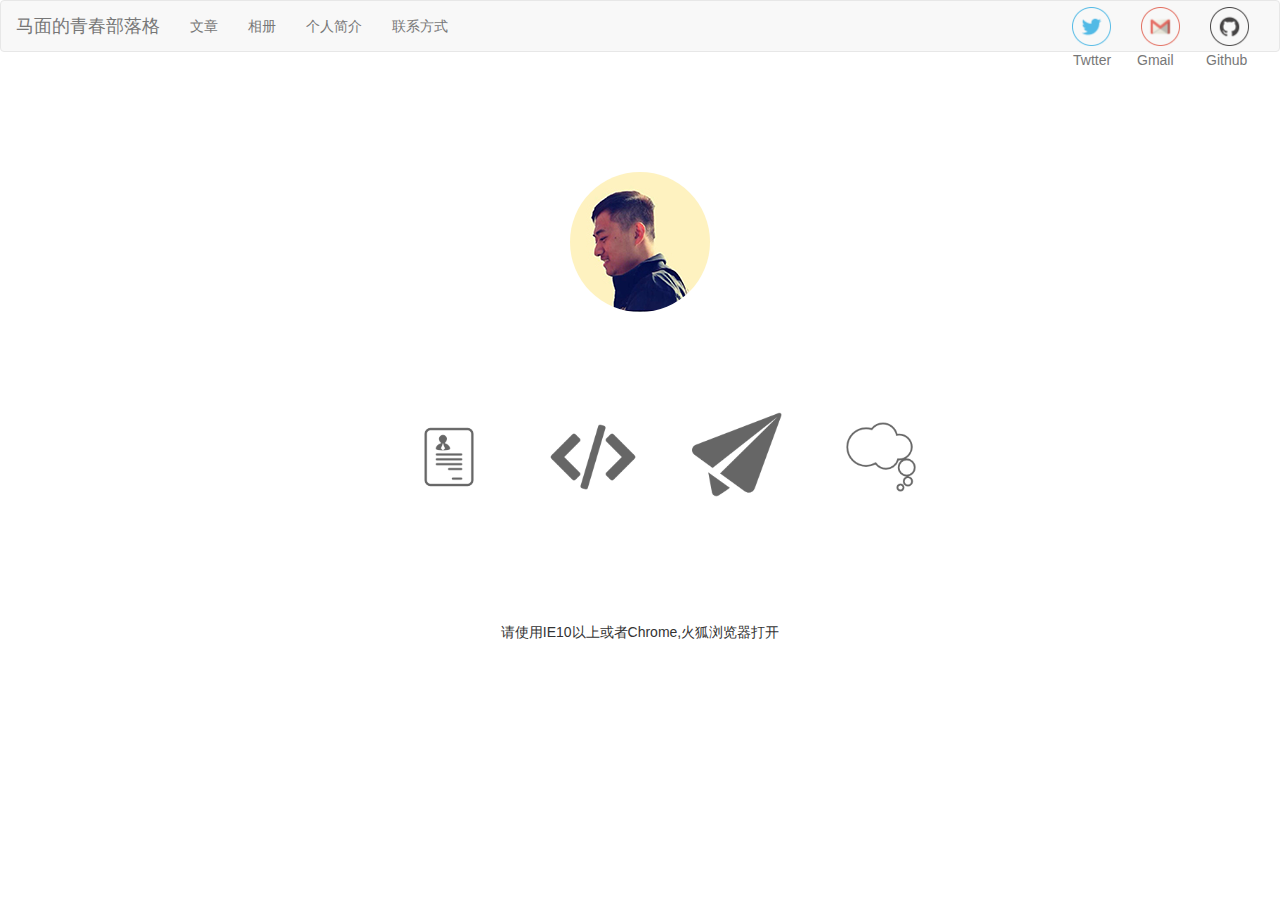
<file: index.html>
<!DOCTYPE html>
<html lang="en">
<head>
    <meta charset="UTF-8">
    <title>马面的青春部落格</title>
    <meta name="viewport" content="width=device-width, initial-scale=1">
    <!--为了确保适当的绘制和触屏缩放，需要在 <head> 之中添加 viewport 元数据标签。-->
    <link href="CSS/bootstrap.min.css" rel="stylesheet" type="text/css" media="all">   <!--插入bootstarp-->
    <link href="CSS/main.css" rel="stylesheet" type="text/css" media="all">
    <script type="text/javascript" src="JavaScript/jquery-1.11.3.min.js"></script>
    <script type="text/javascript" src="JavaScript/bootstrap.min.js"></script><!--引入js文件-->
    <script type="text/javascript" src="JavaScript/main.js"></script>


</head>
<body>


<nav class="navbar navbar-default">
    <div class="container-fluid">
        <!-- Brand and toggle get grouped for better mobile display -->
        <div class="navbar-header">
            <button type="button" class="navbar-toggle collapsed" data-toggle="collapse"
                    data-target="#bs-example-navbar-collapse-1" aria-expanded="false">
                <span class="sr-only"></span>
                <span class="icon-bar"></span>
                <span class="icon-bar"></span>
                <span class="icon-bar"></span>
            </button>
            <a class="navbar-brand" href="index.html">马面的青春部落格</a>
        </div>

        <div class="collapse navbar-collapse" id="bs-example-navbar-collapse-1">

            <ul class="nav navbar-nav">
                <li><a href="Blog.html">文章</a></li>
                <li><a href="Photo.html">相册</a></li>
                <li><a href="Person.html">个人简介</a></li>
                <li><a href="Contact.html">联系方式</a></li>

            </ul>
            <ul class="nav navbar-nav navbar-right">

                <li><a class="navbar-brand" href="https://www.twtter.com/markmamian"> <img class="navimg logotwitter"
                                                                                           src="image/twitter.png"
                                                                                           ><span>Twtter</span></a>
                </li>
                <li><a class="navbar-brand" href="mailto:mamian521@gmail.com"> <img class="navimg logogmail" src="image/gmail.png"
                                                                                    ><span>Gmail</span></a>
                </li>
                <li><a class="navbar-brand" href="https://github.com/markmamian"> <img class="navimg logogithub"
                                                                                       src="image/Github.png"
                                                                                      ><span class="logogithubspan">Github</span></a>
                </li>

            </ul>

        </div>
        <!-- Collect the nav links, forms, and other content for toggling -->
        <!-- <div class="collapse navbar-collapse" id="bs-example-navbar-collapse-1">
             <ul class="nav navbar-nav">
                 <li class="dropdown">
                 <a href="#" class="dropdown-toggle" data-toggle="dropdown" role="button" aria-haspopup="true" aria-expanded="false">首页 <span class="caret"></span></a>
                 <ul class="dropdown-menu">
                     <li><a href="#">Action</a></li>
                     <li><a href="#">Another action</a></li>
                     <li><a href="#">Something else here</a></li>
                     <li role="separator" class="divider"></li>
                     <li><a href="#">Separated link</a></li>
                     <li role="separator" class="divider"></li>
                     <li><a href="#">One more separated link</a></li>
                 </ul>
             </li>
                 <li class="dropdown">
                     <a href="#" class="dropdown-toggle" data-toggle="dropdown" role="button" aria-haspopup="true" aria-expanded="false">技术 <span class="caret"></span></a>
                     <ul class="dropdown-menu">
                         <li><a href="#">Action</a></li>
                         <li><a href="#">Another action</a></li>
                         <li><a href="#">Something else here</a></li>
                         <li role="separator" class="divider"></li>
                         <li><a href="#">Separated link</a></li>
                         <li role="separator" class="divider"></li>
                         <li><a href="#">One more separated link</a></li>
                     </ul>
                 </li>

             </ul>
             <form class="navbar-form navbar-right" role="search">
                 <div class="form-group">
                     <input type="text" class="form-control" placeholder="搜索">
                 </div>
             </form>

         </div> --> <!-- /.navbar-collapse -->
        <!-- /.container-fluid -->
    </div>
</nav>

<div class="container-fluid">
    <div class="indexlogo container-fluid">
        <img class="img-circle" src="image/IMG_5960.jpg">
    </div>

    <div class="indexcontent container-fluid">
        <a href="#"><img src="image/professional5.png"><span></span></a>
        <a href="#"><img src="image/programming2.png"><span></span></a>
        <a href="#"><img src="image/send4.png"><span></span></a>
        <a href="#"><img src="image/thought5.png"><span></span></a>
    </div>

    <div><p style="text-align: center;margin-top: 120px "> 请使用IE10以上或者Chrome,火狐浏览器打开 </p></div>

</div>
</body>

</html>
</file>
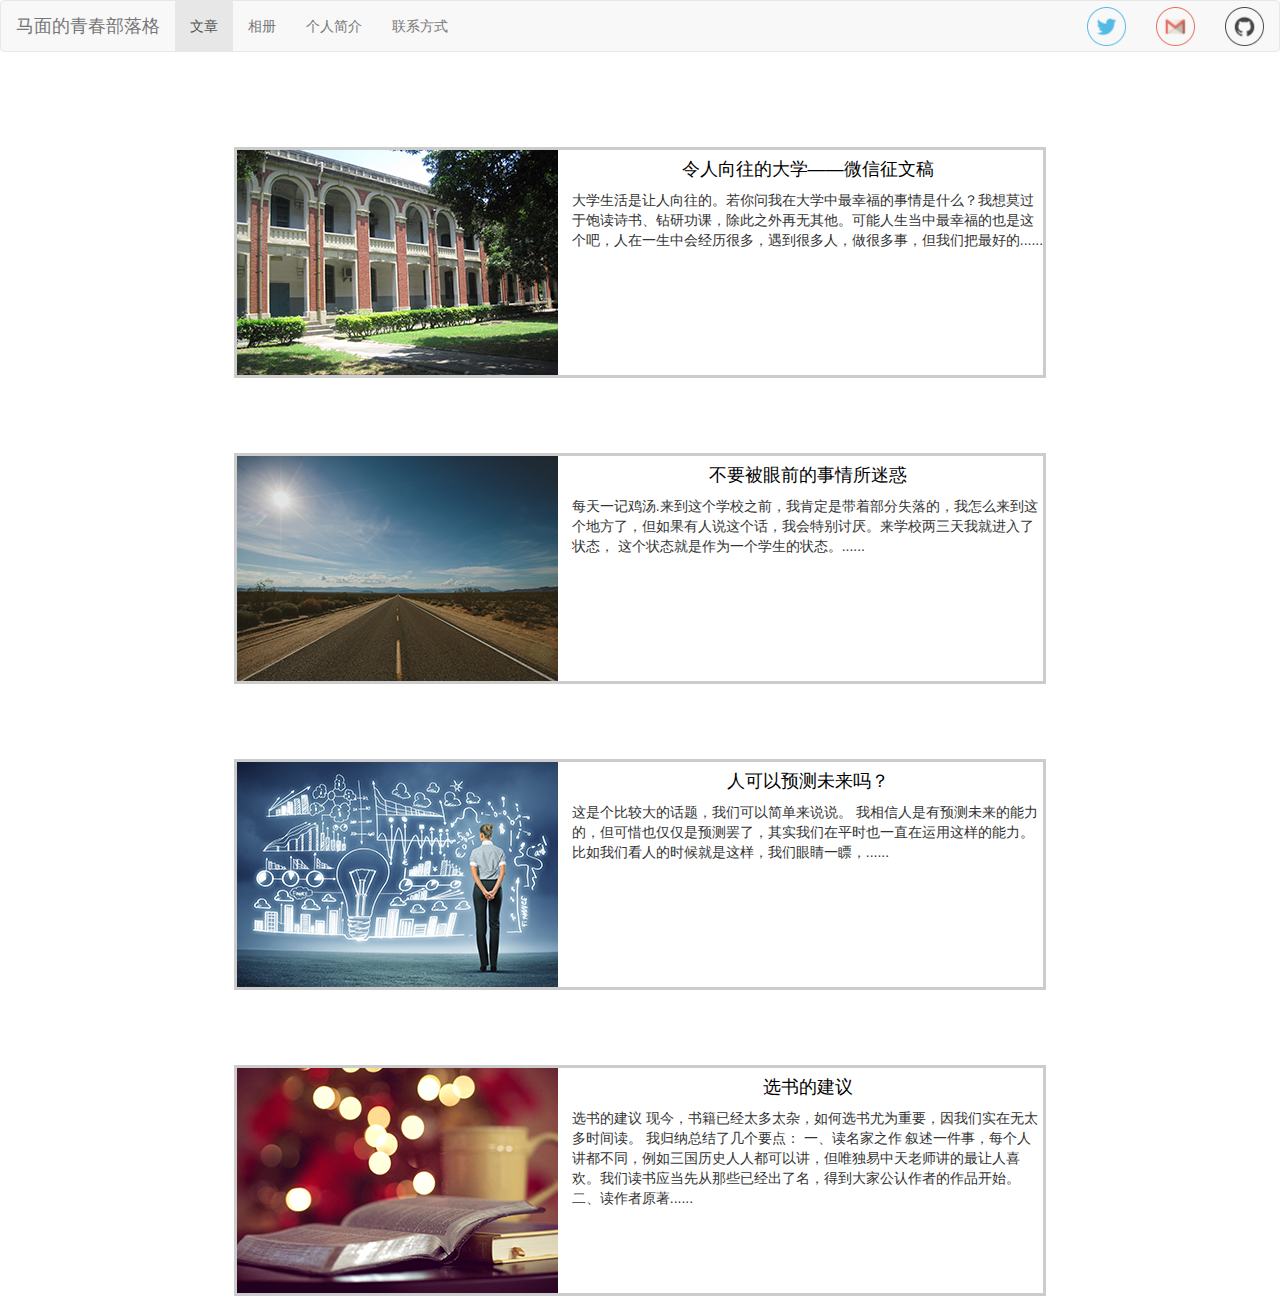
<file: Blog.html>
<!DOCTYPE html>
<html lang="en">
<head>
    <meta charset="UTF-8">
    <title>Title</title>
    <meta name="viewport" content="width=device-width, initial-scale=1">
    <!--为了确保适当的绘制和触屏缩放，需要在 <head> 之中添加 viewport 元数据标签。-->
    <link href="CSS/bootstrap.min.css" rel="stylesheet" type="text/css" media="all">   <!--插入bootstarp-->
    <link href="CSS/main.css" rel="stylesheet" type="text/css" media="all">
    <script type="text/javascript" src="JavaScript/jquery-1.11.3.min.js"></script>
    <script type="text/javascript" src="JavaScript/bootstrap.min.js"></script><!--引入js文件-->
    <script type="text/javascript" src="JavaScript/main.js"></script>
    <script type="text/javascript" src="http://api.map.baidu.com/api?v=2.0&ak=YIorp7W7PVRizXeWr9LLUNLv"></script>
</head>
<body>
<nav class="navbar navbar-default ">
    <!-- Brand and toggle get grouped for better mobile display -->
    <div class="navbar-header">
        <button type="button" class="navbar-toggle collapsed" data-toggle="collapse"
                data-target="#bs-example-navbar-collapse-1" aria-expanded="false">
            <span class="sr-only"></span>
            <span class="icon-bar"></span>
            <span class="icon-bar"></span>
            <span class="icon-bar"></span>
        </button>
        <a class="navbar-brand" href="index.html">马面的青春部落格</a>
    </div>
    <div class="collapse navbar-collapse" id="bs-example-navbar-collapse-1">
        <ul class="nav navbar-nav">
            <li class="active"><a href="Blog.html">文章<span class="sr-only">(current)</span></a></li>
            <li><a href="Photo.html">相册</a></li>
            <li><a href="Person.html">个人简介</a></li>
            <li><a href="Contact.html">联系方式</a></li>
        </ul>
        <ul class="nav navbar-nav navbar-right ">

            <li><a class="navbar-brand" href="https://www.twtter.com/markmamian"> <img class="navimg logotwitter" src="image/twitter.png" style="max-width:100px; margin-top: -9px;"></a></li>
            <li><a class="navbar-brand" href="mailto:mamian521@gmail.com"> <img class="navimg" src="image/gmail.png" style="max-width:100px; margin-top: -9px;"></a></li>
            <li><a class="navbar-brand" href="https://github.com/markmamian"> <img class="navimg" src="image/Github.png" style="max-width:100px; margin-top: -9px;"></a></li>

        </ul>
    </div>
</nav>
<div class="container-fluid">

    <div class="blogdivcss">
        <div class="blogimgleft">      <!-- 321px 225px  -->
            <a href="#">
            <img class="img-responsive" src="image/成功大學禮賢樓南面xiao.jpg" alt=""></a></div>
        <div class="blogdescright">
         <a href="#" > <h4>令人向往的大学——微信征文稿</h4></a>
            <p>
                大学生活是让人向往的。若你问我在大学中最幸福的事情是什么？我想莫过于饱读诗书、钻研功课，除此之外再无其他。可能人生当中最幸福的也是这个吧，人在一生中会经历很多，遇到很多人，做很多事，但我们把最好的......</p>
        </div>
    </div>

    <div class="blogdivcss">
        <div class="blogimgleft">
            <a href="#"><img class="img-responsive" src="image/L2XY1E8DEVblog.jpg" alt=""></a></div>
        <div class="blogdescright">
        <a href="#">
        <h4>不要被眼前的事情所迷惑</h4></a>

        <p>每天一记鸡汤.来到这个学校之前，我肯定是带着部分失落的，我怎么来到这个地方了，但如果有人说这个话，我会特别讨厌。来学校两三天我就进入了状态， 这个状态就是作为一个学生的状态。......</p>
    </div>
    </div>

    <div class="blogdivcss">
        <div class="blogimgleft">
            <a href="#"><img class="img-responsive" src="image/Futureproof%20your%20careerxiao.jpg" alt=""></a></div>
        <div class="blogdescright">

            <a href="#"><h4>人可以预测未来吗？</h4></a>

        <p>这是个比较大的话题，我们可以简单来说说。
            我相信人是有预测未来的能力的，但可惜也仅仅是预测罢了，其实我们在平时也一直在运用这样的能力。
            比如我们看人的时候就是这样，我们眼睛一瞟，......</p>
    </div></div>

    <div class="blogdivcss">
        <div class="blogimgleft">
            <a href="#"><img class="img-responsive" src="image/O3PF3XGHHFxiao.jpg" alt=""></a></div>
        <div class="blogdescright">

            <a href="#"><h4>选书的建议</h4></a>

        <p>选书的建议
            现今，书籍已经太多太杂，如何选书尤为重要，因我们实在无太多时间读。

            我归纳总结了几个要点：

            一、读名家之作
            叙述一件事，每个人讲都不同，例如三国历史人人都可以讲，但唯独易中天老师讲的最让人喜欢。我们读书应当先从那些已经出了名，得到大家公认作者的作品开始。

            二、读作者原著......</p>
    </div>
    </div>

</div>
</body>
</html>
</file>
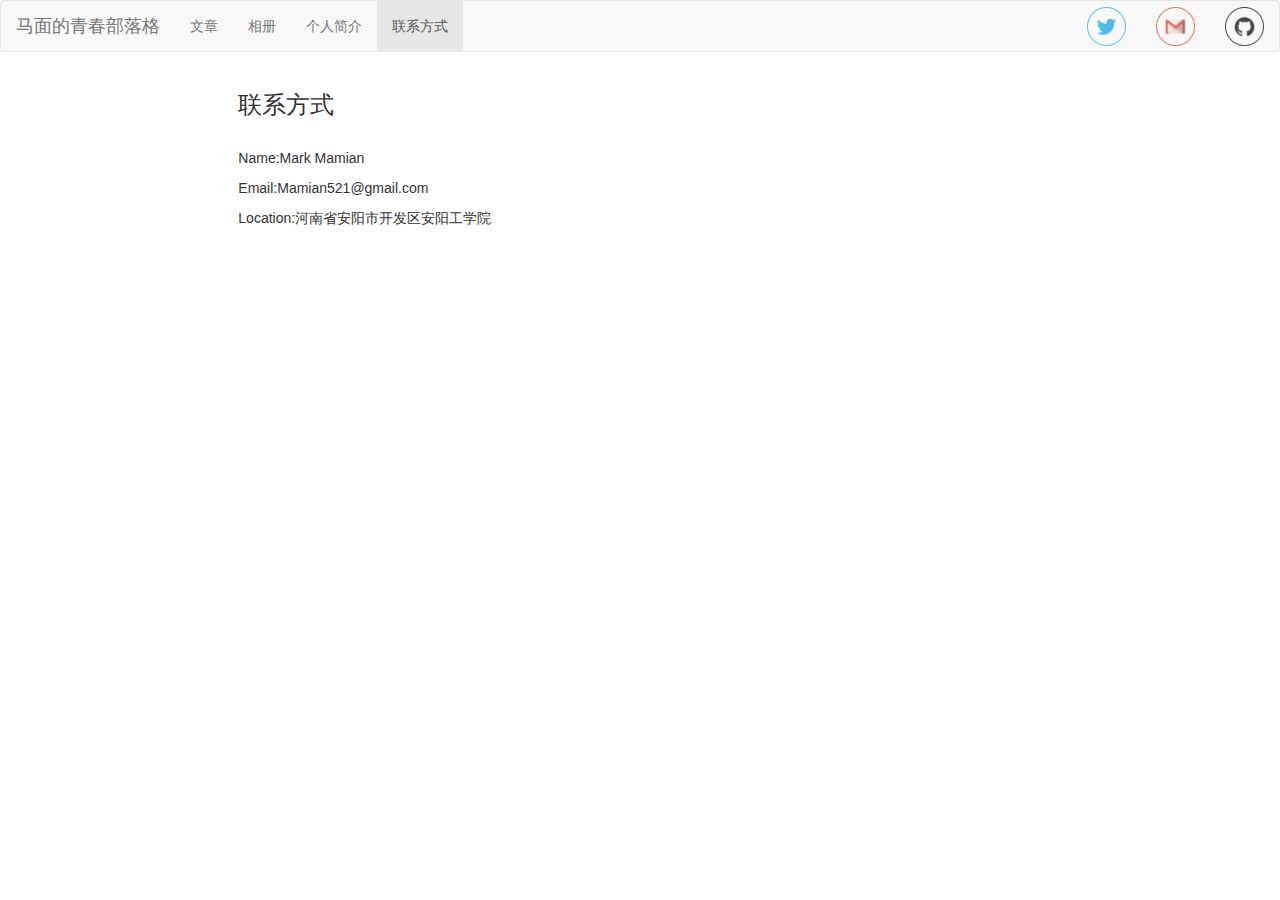
<file: Contact.html>
<!DOCTYPE html>
<html lang="en">
<head>
    <meta charset="UTF-8">
    <title>Title</title>
    <meta name="viewport" content="width=device-width, initial-scale=1">
    <!--为了确保适当的绘制和触屏缩放，需要在 <head> 之中添加 viewport 元数据标签。-->
    <link href="CSS/bootstrap.min.css" rel="stylesheet" type="text/css" media="all">   <!--插入bootstarp-->
    <link href="CSS/main.css" rel="stylesheet" type="text/css" media="all">
    <script type="text/javascript" src="JavaScript/jquery-1.11.3.min.js"></script>
    <script type="text/javascript" src="JavaScript/bootstrap.min.js"></script><!--引入js文件-->
    <script type="text/javascript" src="JavaScript/main.js"></script>

</head>
<body>
<nav class="navbar navbar-default ">
    <!-- Brand and toggle get grouped for better mobile display -->
    <div class="navbar-header">
        <a class="navbar-brand" href="index.html">马面的青春部落格</a>
    </div>
    <div class="collapse navbar-collapse" id="bs-example-navbar-collapse-1">
        <ul class="nav navbar-nav">
            <li><a href="Blog.html">文章</a></li>
            <li><a href="Photo.html">相册</a></li>
            <li><a href="Person.html">个人简介</a></li>
            <li class="active"><a href="Contact.html">联系方式<span class="sr-only">(current)</span></a></li>

        </ul>
        <ul class="nav navbar-nav navbar-right ">

            <li><a class="navbar-brand" href="https://www.twtter.com/markmamian"> <img class="navimg logotwitter" src="image/twitter.png" style="max-width:100px; margin-top: -9px; "></a></li>
            <li><a class="navbar-brand" href="mailto:mamian521@gmail.com"> <img class="navimg" src="image/gmail.png" style="max-width:100px; margin-top: -9px;"></a></li>
            <li><a class="navbar-brand" href="https://github.com/markmamian"> <img class="navimg" src="image/Github.png" style="max-width:100px; margin-top: -9px;"></a></li>

        </ul>


    </div>

</nav>
<div class="container-fluid">
    <div class="col-md-2"></div>
    <div class="col-md-4">
        <div class="text-left">
            <h3>联系方式</h3>
            <br>
            <p>
                Name:Mark Mamian
            </p>
            <p>
                Email:Mamian521@gmail.com
            </p>
            <p>
                Location:河南省安阳市开发区安阳工学院
            </p>
        </div>
    </div>


    <div class="col-md-6">
    <div style="float: left">
    <iframe width="504" height="425" frameborder="0" scrolling="no" marginheight="0" marginwidth="0" src="http://j.map.baidu.com/uyXF7">

    </iframe></div>
    </div>

</div>
</body>
</html>
</file>
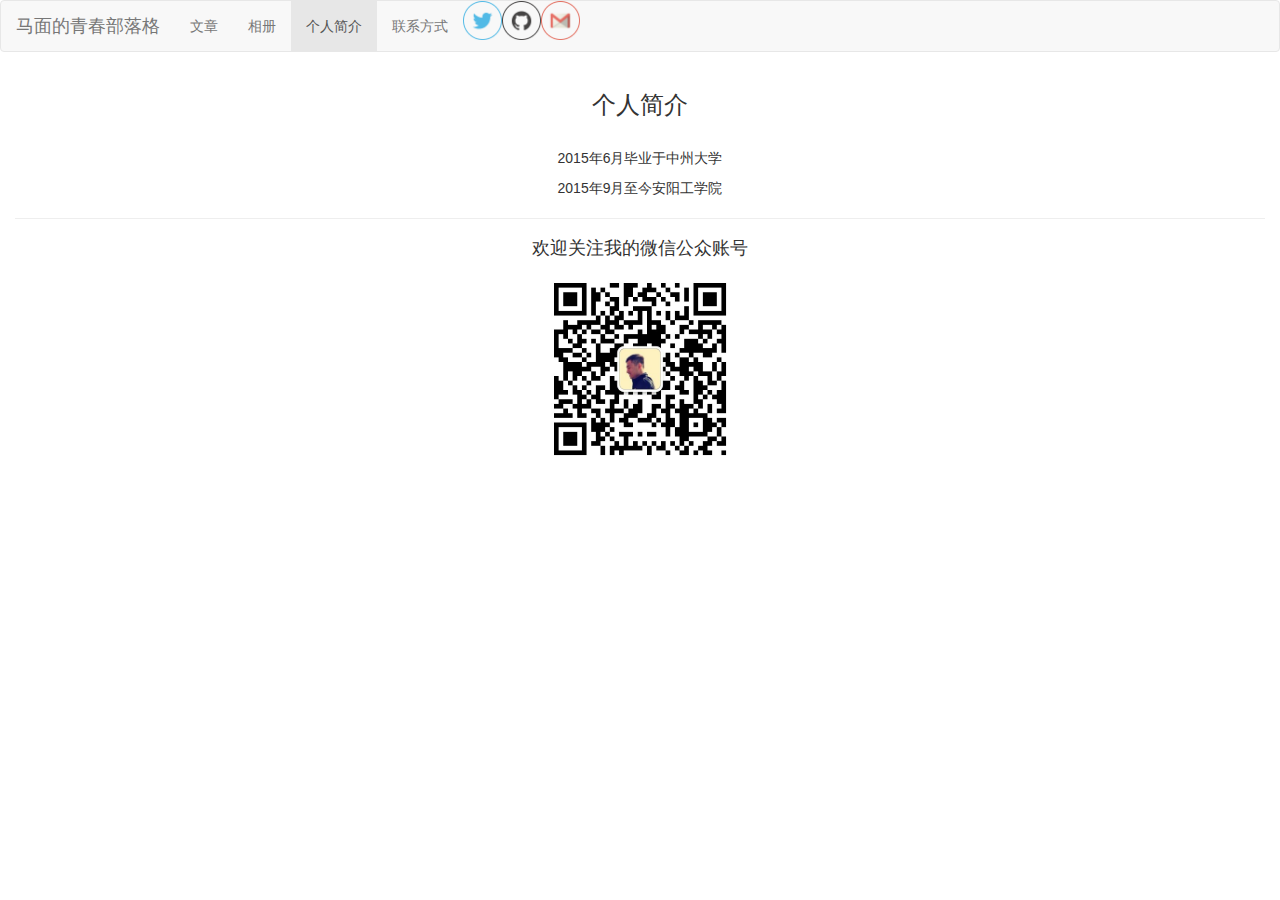
<file: Person.html>
<!DOCTYPE html>
<html lang="en">
<head>
    <meta charset="UTF-8">
    <title>Title</title>
    <meta name="viewport" content="width=device-width, initial-scale=1">
    <!--为了确保适当的绘制和触屏缩放，需要在 <head> 之中添加 viewport 元数据标签。-->
    <link href="CSS/bootstrap.min.css" rel="stylesheet" type="text/css" media="all">   <!--插入bootstarp-->
    <link href="CSS/main.css" rel="stylesheet" type="text/css" media="all">
    <script type="text/javascript" src="JavaScript/jquery-1.11.3.min.js"></script>
    <script type="text/javascript" src="JavaScript/bootstrap.min.js"></script><!--引入js文件-->
    <script type="text/javascript" src="JavaScript/main.js"></script>
</head>
<body>
<nav class="navbar navbar-default ">

    <!-- Brand and toggle get grouped for better mobile display -->
    <div class="navbar-header">
        <button type="button" class="navbar-toggle collapsed" data-toggle="collapse" data-target="#bs-example-navbar-collapse-1" aria-expanded="false">
            <span class="sr-only"></span>
            <span class="icon-bar"></span>
            <span class="icon-bar"></span>
            <span class="icon-bar"></span>

        </button>
        <a class="navbar-brand" href="index.html">马面的青春部落格</a>
    </div>
    <div class="collapse navbar-collapse" id="bs-example-navbar-collapse-1">
        <ul class="nav navbar-nav">
            <li><a href="Blog.html">文章</a></li>
            <li><a href="Photo.html">相册</a></li>
            <li class="active"><a href="Person.html">个人简介 <span class="sr-only">(current)</span></a></li>
            <li><a href="Contact.html">联系方式</a></li>
            <li><img class="navimg" src="image/twitter.png" ></li>
            <li><img class="navimg" src="image/Github.png" ></li>
            <li><img class="navimg" src="image/gmail.png" ></li>
        </ul>

    </div>

</nav>
<div class="container-fluid">
    <div class="text-center">
        <h3>个人简介</h3>
        <br>
        <p>
            2015年6月毕业于中州大学
        </p>
        <p>
            2015年9月至今安阳工学院
        </p>

        <hr>

        <div>
            <h4>欢迎关注我的微信公众账号</h4>
            <img src="image/weixin.jpg" class="img-rounded" style="width: 200px; height: 200px">
        </div>


    </div>

</div>
</body>

</html>
</file>
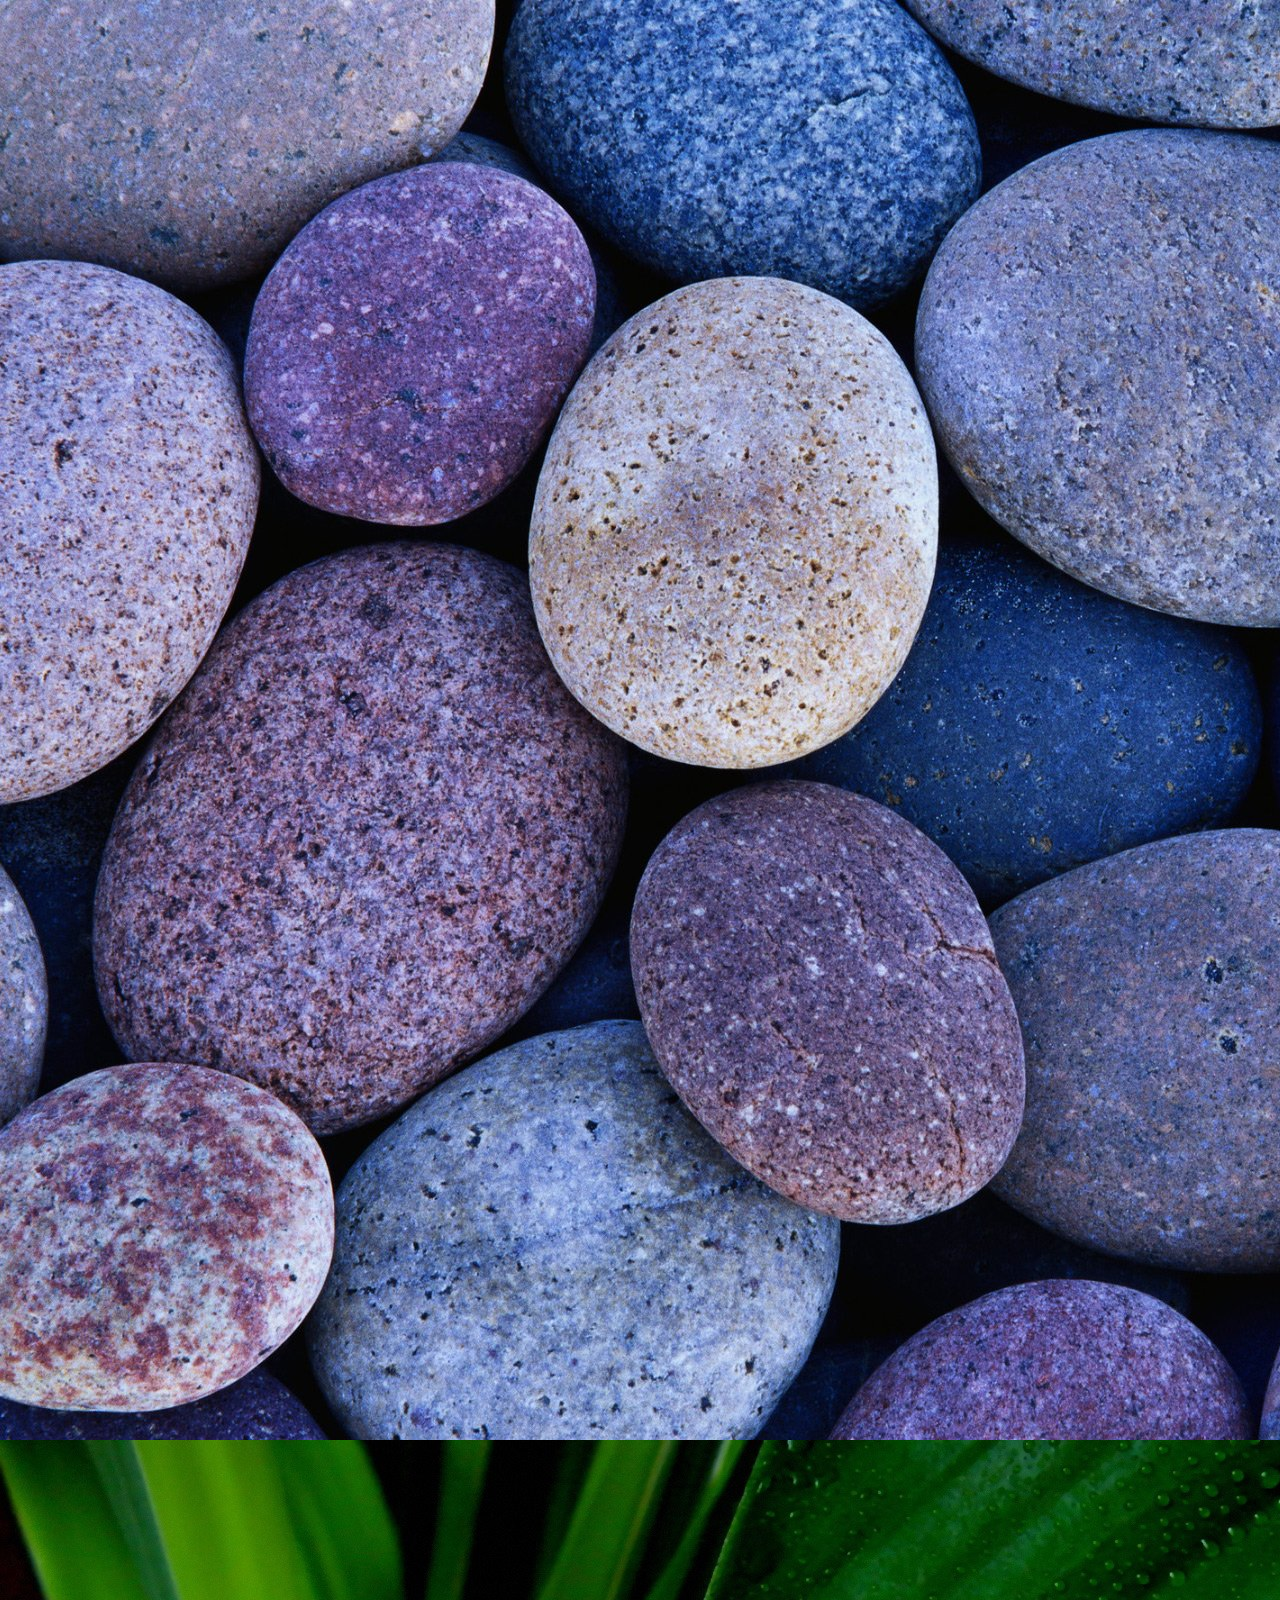
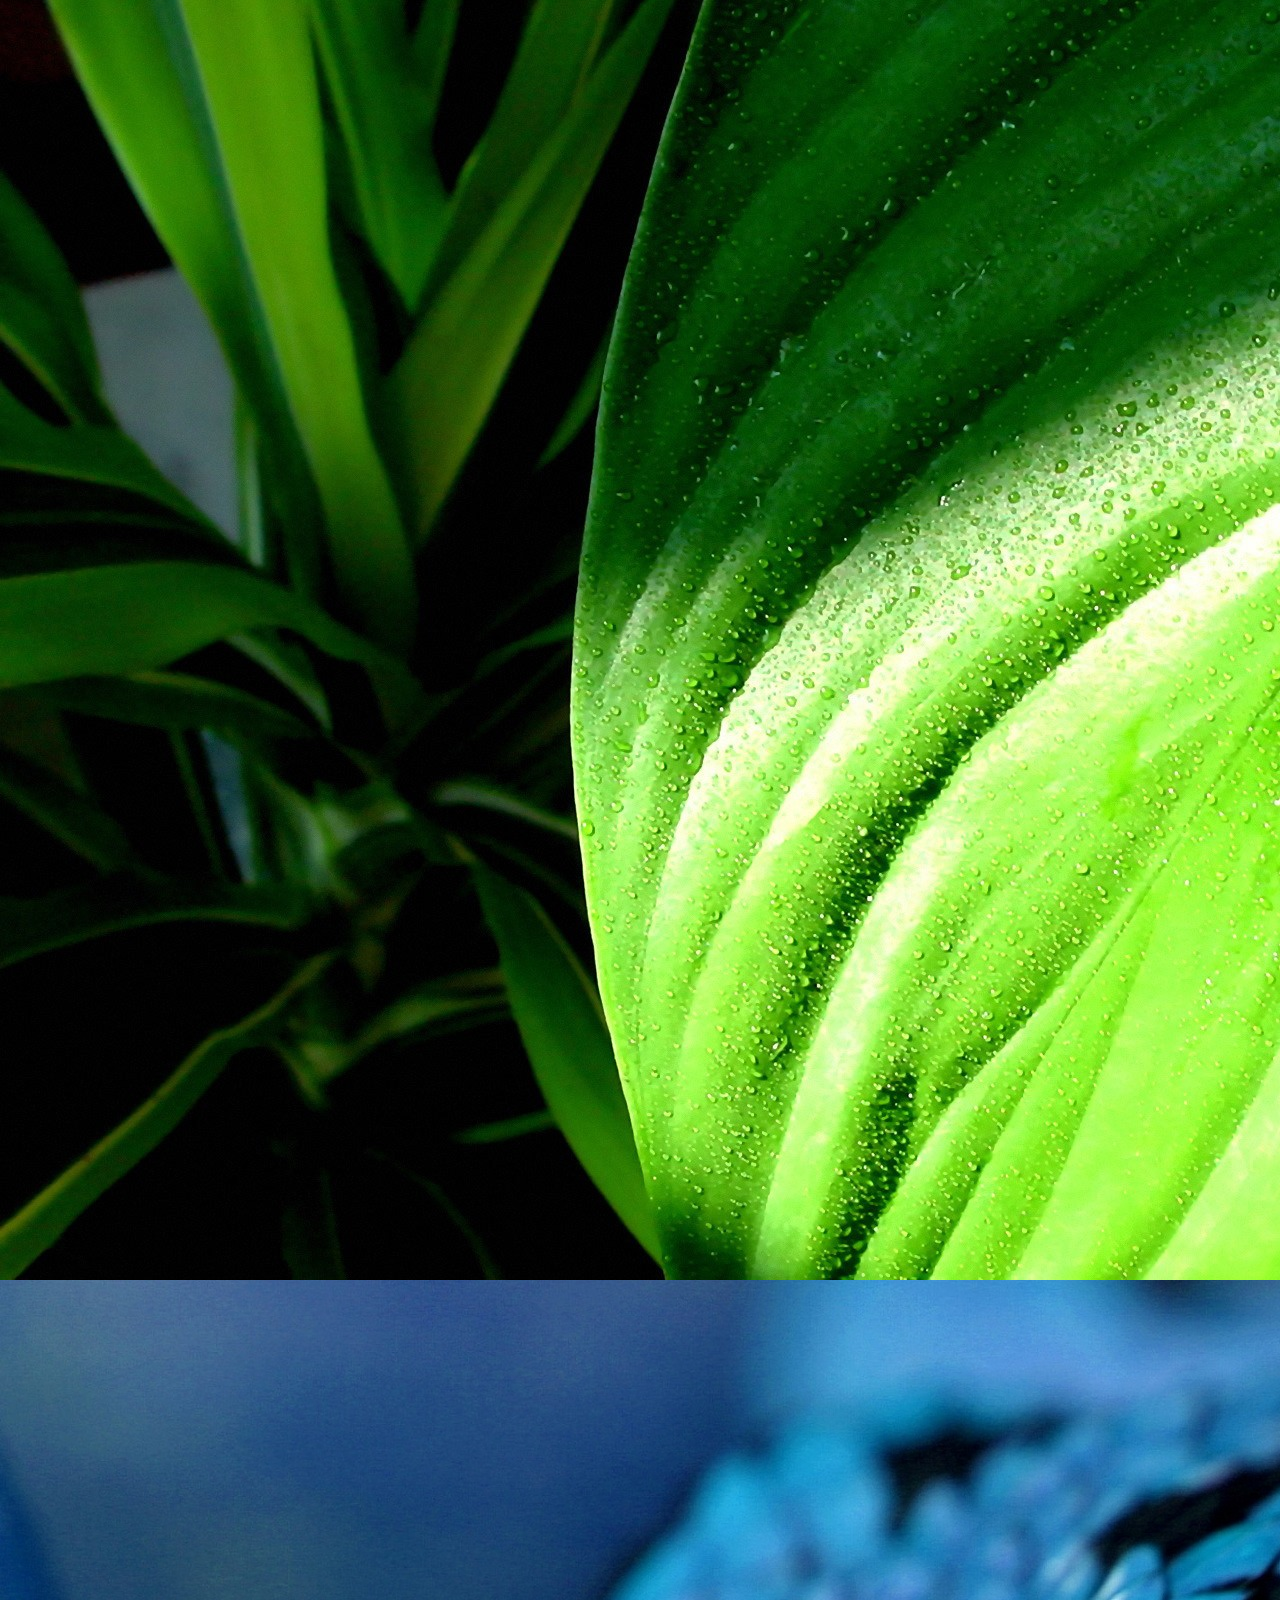
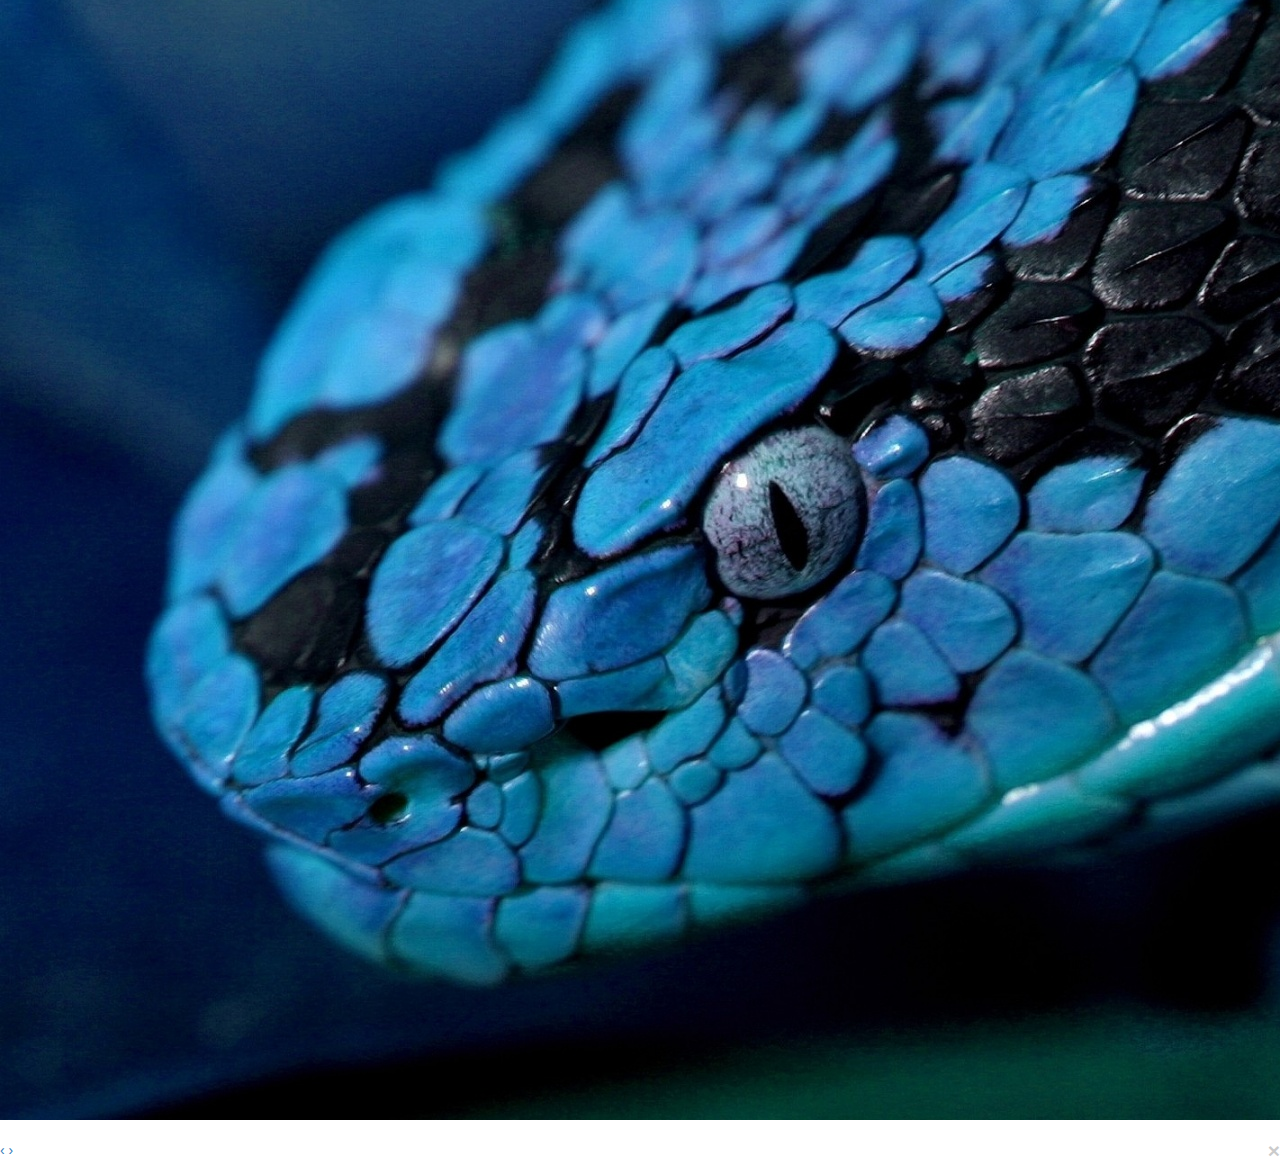
<file: TestPhoto.html>
<!DOCTYPE html>
<html lang="en">
<head>
    <meta charset="UTF-8">
    <title>Test Photo</title>
    <link rel="stylesheet" href="http://netdna.bootstrapcdn.com/bootstrap/3.0.0/css/bootstrap.min.css">

    <link rel="stylesheet" href="http://blueimp.github.io/Gallery/css/blueimp-gallery.min.css">

    <link rel="stylesheet" href="CSS/bootstrap.min.css">

</head>
<body>

<div id="links">
    <a href="image/Photo/1.jpg" title="Banana" data-gallery>
        <img src="image/Photo/1.jpg" alt="Banana">
    </a>
    <a href="image/Photo/2.jpg" title="Apple" data-gallery>
        <img src="image/Photo/2.jpg" alt="Apple">
    </a>
    <a href="image/Photo/3.jpg" title="Orange" data-gallery>
        <img src="image/Photo/3.jpg" alt="Orange">
    </a>
</div>
<!-- The Bootstrap Image Gallery lightbox, should be a child element of the document body -->
<div id="blueimp-gallery" class="blueimp-gallery">
    <!-- The container for the modal slides -->
    <div class="slides"></div>
    <!-- Controls for the borderless lightbox -->
    <h3 class="title"></h3>
    <a class="prev">‹</a>
    <a class="next">›</a>
    <a class="close">×</a>
    <a class="play-pause"></a>
    <ol class="indicator"></ol>
    <!-- The modal dialog, which will be used to wrap the lightbox content -->
    <div class="modal fade">
        <div class="modal-dialog">
            <div class="modal-content">
                <div class="modal-header">
                    <button type="button" class="close" aria-hidden="true">&times;</button>
                    <h4 class="modal-title"></h4>
                </div>
                <div class="modal-body next"></div>
                <div class="modal-footer">
                    <button type="button" class="btn btn-default pull-left prev">
                        <i class="glyphicon glyphicon-chevron-left"></i>
                        Previous
                    </button>
                    <button type="button" class="btn btn-primary next">
                        Next
                        <i class="glyphicon glyphicon-chevron-right"></i>
                    </button>
                </div>
            </div>
        </div>
    </div>
</div>

<script src="http://ajax.googleapis.com/ajax/libs/jquery/1.10.2/jquery.min.js"></script>
<script src="http://blueimp.github.io/Gallery/js/jquery.blueimp-gallery.min.js"></script>
<script src="JavaScript/bootstrap.min.js"></script>
</body>
</html>
</file>
<file: CSS/main.css>
.blogdivcss{
   /* padding: 70px;      <!-- 内连   -->   */

    margin-top: 75px;

    margin-right:  auto;    /* left和right于margin是居中  */
    margin-left: auto;

    height: 231px;
    width:65%;
    border: 3px solid #ccc;
}
                        /*  图片的宽度为225px  高度为321px */
.blogimgleft{
    float:left;
}

.blogdescright{
    position:relative;    /* 不加则不能使left失效 */
    left:14px;            /*  向右偏移15px  */
    margin-right:14px;   /*   右侧向左偏移15px  */
}
.blogdescright p,h4{

}
a:link{     /*  更改链接颜色为黑,若不改为蓝色 */
    color:#000000;
}

.indexlogo{
    margin-right:  auto;  /* left和right于margin是居中  */
    margin-left: auto;
    margin-top:100px;
    text-align: center;
}

.indexcontent{
    margin-top: 100px;
    margin-right:  auto;  /* left和right于margin是居中  */
    margin-left: auto;
    text-align: center;
    width:auto;


}
.indexcontent img{
    margin-left: 50px;
    width:90px;
    height: 90px;
    opacity:0.6;
}

.indexcontent img:hover{
    opacity: 1;
}



.blogdivcss:hover{     /*  鼠标悬停后更改边框颜色  */
    border: 3px solid #dd1818;
}

.navimg{
    width: 39px;
    height:39px;
    opacity:0.8;
    margin: 0;

}
.navimg:hover{
    opacity: 1;

}

.navbar-brand span{     ///*默认隐藏导航栏logo文字有BUG*/
    opacity: 0;
    font-size: 14px;
    position:absolute;
    text-align: center;
    margin-left: 11px;
    margin-top: 4px;

}

.navbar-brand span:hover{      /* 放到上面就显示*/
    opacity: 1;
}

h4,h5{     /* 相片名字居中   */
    text-align: center;
}


.logotwitter{
    max-width:100px; margin-top: -9px;margin-left: 10px
}
.logogmail{
    max-width:100px; margin-top: -9px;margin-left: 15px
}
.logogithub{
    max-width:100px; margin-top: -9px;margin-left: 15px
}






    /* 以下代码为根据屏幕大小关闭图片和更改字体大小  */
@media only screen and (max-width: 580px) {
    .blogimgleft{
        display: none;
    }
    .blogdescright{
        font-size: 14px;
    }


}
@media screen and (max-width: 768px){
    .blogimgleft{
        width: 70%;
    }
    .blogdescright{
        font-size: 12px;
    }
}
@media (max-width:960px) {
}
</file>
